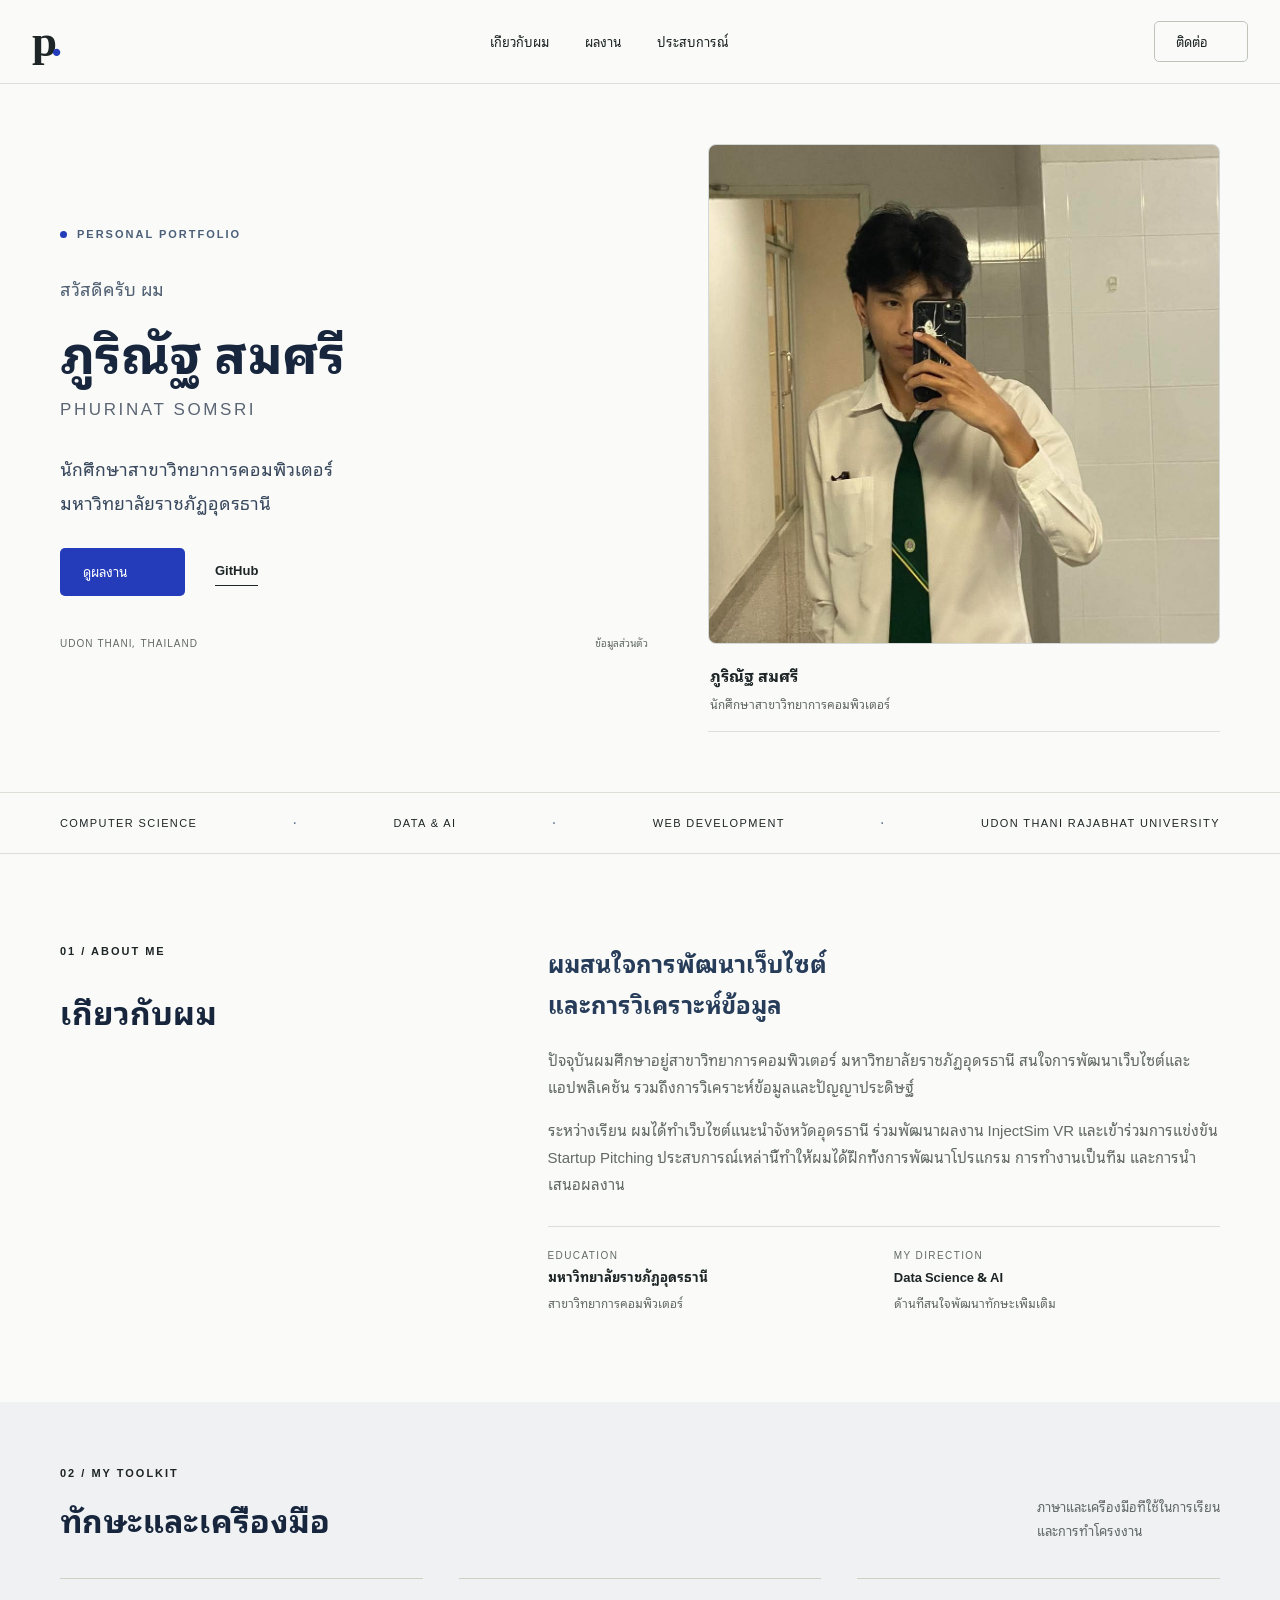
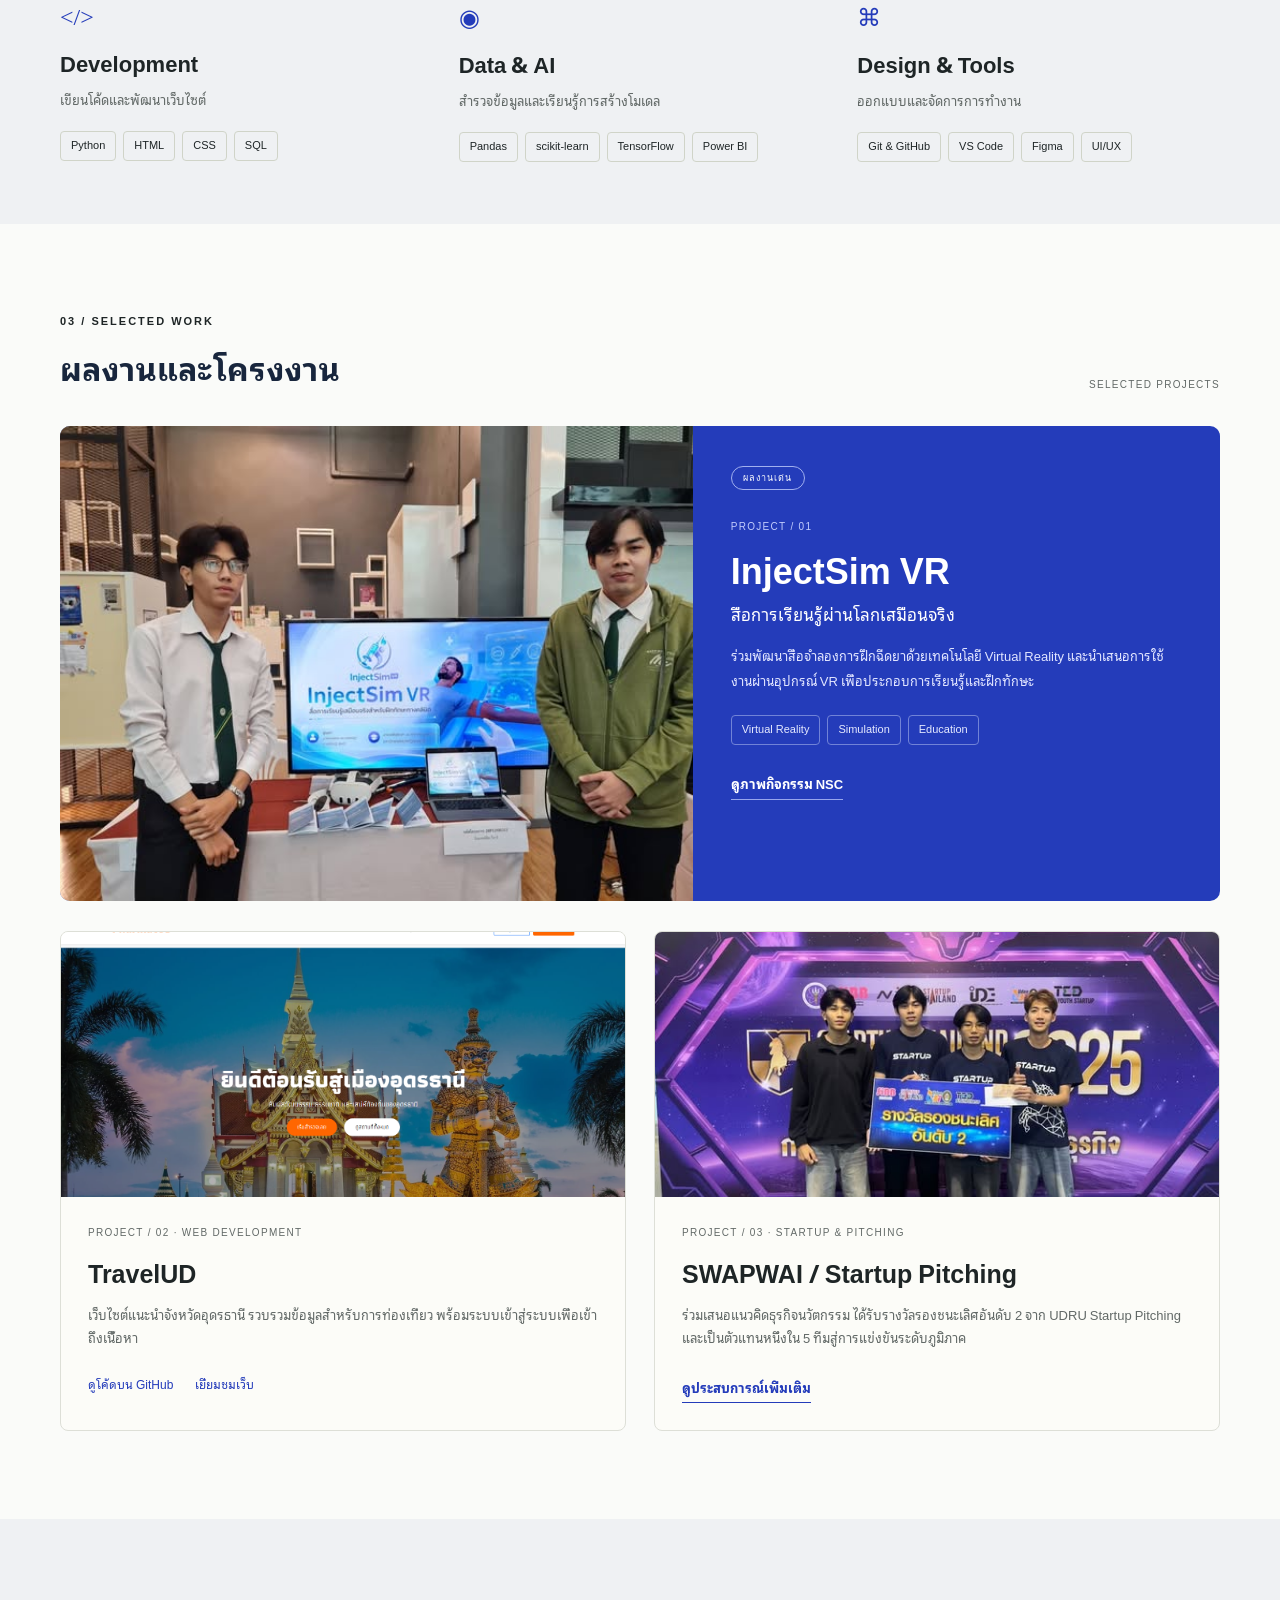
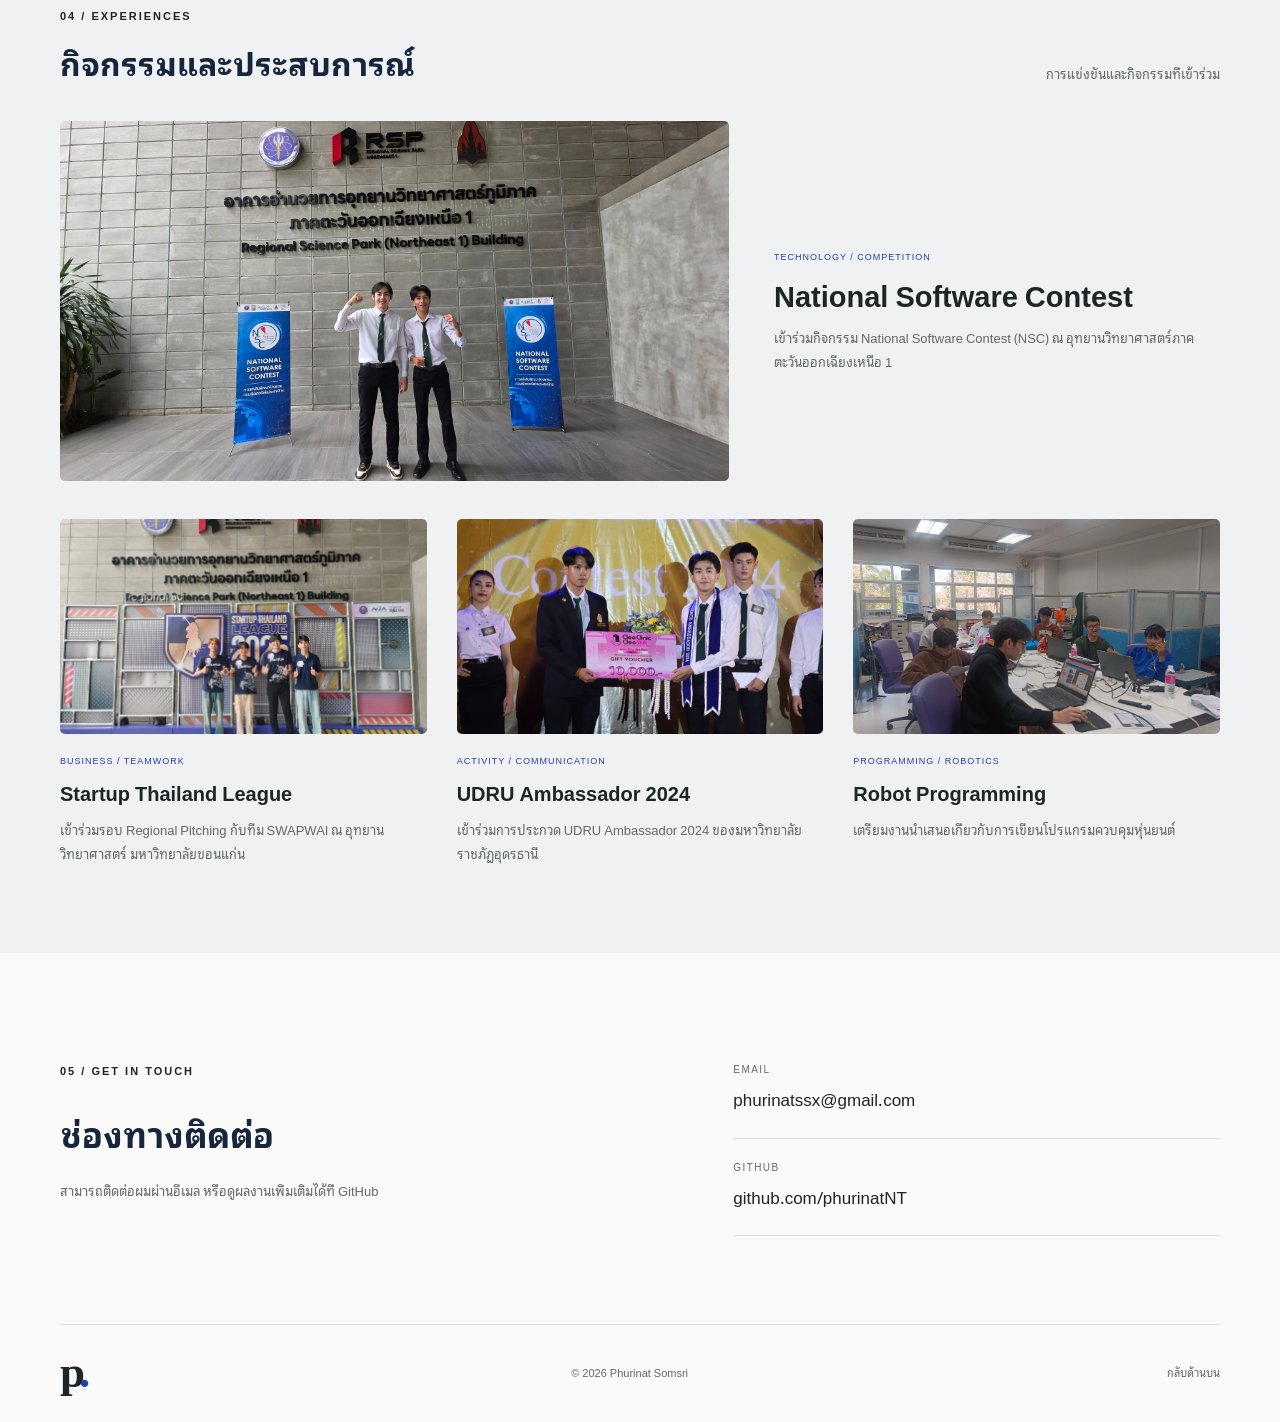
<file: index.html>
<!DOCTYPE html>
<html lang="th">
<head>
<meta charset="UTF-8"><meta name="viewport" content="width=device-width, initial-scale=1">
<meta name="description" content="รู้จัก ภูริณัฐ สมศรี นักศึกษาวิทยาการคอมพิวเตอร์ มหาวิทยาลัยราชภัฏอุดรธานี ผ่านผลงาน InjectSim VR, TravelUD และเส้นทางการเรียนรู้ด้าน Data Science">
<meta name="theme-color" content="#243cba"><title>Phurinat Somsri — Personal Portfolio</title>
<link rel="stylesheet" href="style.css">
</head>
<body>
<a class="skip" href="#main">ข้ามไปยังเนื้อหา</a>
<header class="header"><div class="nav-wrap"><a class="logo" href="#home" aria-label="Phurinat หน้าหลัก">p<span>.</span></a><nav aria-label="เมนูหลัก"><a href="#about">เกี่ยวกับผม</a><a href="#projects">ผลงาน</a><a href="#journey">ประสบการณ์</a></nav><a class="nav-contact" href="#contact">ติดต่อ <span></span></a></div></header>
<main id="main">
<section class="hero wrap" id="home">
<div class="hero-copy"><div class="eyebrow"><span class="dot"></span> PERSONAL PORTFOLIO</div><p class="greeting">สวัสดีครับ ผม</p><h1>ภูริณัฐ สมศรี</h1><p class="thai-name">PHURINAT SOMSRI</p><p class="hero-intro">นักศึกษาสาขาวิทยาการคอมพิวเตอร์<br>มหาวิทยาลัยราชภัฏอุดรธานี</p><div class="actions"><a class="button primary" href="#projects">ดูผลงาน <span></span></a><a class="text-link" href="https://github.com/phurinatNT" target="_blank" rel="noopener noreferrer">GitHub </a></div><div class="hero-foot"><span>UDON THANI, THAILAND</span><a href="#about">ข้อมูลส่วนตัว </a></div></div>
<div class="hero-visual"><div class="portrait-frame"><img src="profile-student.jpg" alt="ภูริณัฐ สมศรี ในชุดนักศึกษา" fetchpriority="high"></div><div class="portrait-caption"><strong>ภูริณัฐ สมศรี</strong><span>นักศึกษาสาขาวิทยาการคอมพิวเตอร์</span></div></div>
</section>
<div class="interest-strip"><div class="wrap"><span>COMPUTER SCIENCE</span><i aria-hidden="true">·</i><span>DATA & AI</span><i aria-hidden="true">·</i><span>WEB DEVELOPMENT</span><i aria-hidden="true">·</i><span>UDON THANI RAJABHAT UNIVERSITY</span></div></div>
<section class="wrap section about" id="about"><div><p class="eyebrow">01 / ABOUT ME</p><h2>เกี่ยวกับผม</h2></div><div class="about-content"><p class="lead">ผมสนใจการพัฒนาเว็บไซต์<br>และการวิเคราะห์ข้อมูล</p><p>ปัจจุบันผมศึกษาอยู่สาขาวิทยาการคอมพิวเตอร์ มหาวิทยาลัยราชภัฏอุดรธานี สนใจการพัฒนาเว็บไซต์และแอปพลิเคชัน รวมถึงการวิเคราะห์ข้อมูลและปัญญาประดิษฐ์</p><p>ระหว่างเรียน ผมได้ทำเว็บไซต์แนะนำจังหวัดอุดรธานี ร่วมพัฒนาผลงาน InjectSim VR และเข้าร่วมการแข่งขัน Startup Pitching ประสบการณ์เหล่านี้ทำให้ผมได้ฝึกทั้งการพัฒนาโปรแกรม การทำงานเป็นทีม และการนำเสนอผลงาน</p><div class="about-details"><div><small>EDUCATION</small><strong>มหาวิทยาลัยราชภัฏอุดรธานี</strong><span>สาขาวิทยาการคอมพิวเตอร์</span></div><div><small>MY DIRECTION</small><strong>Data Science & AI</strong><span>ด้านที่สนใจพัฒนาทักษะเพิ่มเติม</span></div></div></div></section>
<section class="skills-section"><div class="wrap"><div class="section-top"><div><p class="eyebrow">02 / MY TOOLKIT</p><h2>ทักษะและเครื่องมือ</h2></div><p class="muted">ภาษาและเครื่องมือที่ใช้ในการเรียน<br>และการทำโครงงาน</p></div><div class="skill-grid"><article><span class="skill-icon">&lt;/&gt;</span><h3>Development</h3><p>เขียนโค้ดและพัฒนาเว็บไซต์</p><div class="tags"><span>Python</span><span>HTML</span><span>CSS</span><span>SQL</span></div></article><article><span class="skill-icon">◉</span><h3>Data & AI</h3><p>สำรวจข้อมูลและเรียนรู้การสร้างโมเดล</p><div class="tags"><span>Pandas</span><span>scikit-learn</span><span>TensorFlow</span><span>Power BI</span></div></article><article><span class="skill-icon">⌘</span><h3>Design & Tools</h3><p>ออกแบบและจัดการการทำงาน</p><div class="tags"><span>Git & GitHub</span><span>VS Code</span><span>Figma</span><span>UI/UX</span></div></article></div></div></section>
<section class="wrap section" id="projects"><div class="section-top"><div><p class="eyebrow">03 / SELECTED WORK</p><h2>ผลงานและโครงงาน</h2></div><span class="section-aside">SELECTED PROJECTS</span></div>
<article class="featured"><div class="featured-image"><button class="image-button" data-image="injectsim-vr.jpg" data-caption="การนำเสนอผลงาน InjectSim VR" aria-label="ดูภาพการนำเสนอ InjectSim VR ขนาดเต็ม"><img src="injectsim-vr.jpg" alt="การนำเสนอ InjectSim VR พร้อมจอแสดงผลงานและอุปกรณ์ VR" loading="lazy"><span class="image-zoom">ดูภาพเต็ม </span></button></div><div class="featured-copy"><span class="pill">ผลงานเด่น</span><p class="project-index">PROJECT / 01</p><h3>InjectSim VR</h3><p class="project-subtitle">สื่อการเรียนรู้ผ่านโลกเสมือนจริง</p><p>ร่วมพัฒนาสื่อจำลองการฝึกฉีดยาด้วยเทคโนโลยี Virtual Reality และนำเสนอการใช้งานผ่านอุปกรณ์ VR เพื่อประกอบการเรียนรู้และฝึกทักษะ</p><div class="tags"><span>Virtual Reality</span><span>Simulation</span><span>Education</span></div><button class="text-link light-link" data-image="nsc-event.jpg" data-caption="บรรยากาศกิจกรรม National Software Contest ณ อุทยานวิทยาศาสตร์ภาคตะวันออกเฉียงเหนือ 1">ดูภาพกิจกรรม NSC <span></span></button></div></article>
<div class="project-grid"><article class="project-card"><a class="project-image" href="https://hosting.udru.ac.th/~cs67040249104/project/pages/index.php" target="_blank" rel="noopener noreferrer"><img src="Ud.png" alt="ภาพประกอบผลงานเว็บไซต์แนะนำจังหวัดอุดรธานี" loading="lazy"><span class="image-zoom">เปิดเว็บไซต์ </span></a><div class="project-body"><p class="project-index">PROJECT / 02 · WEB DEVELOPMENT</p><h3>TravelUD</h3><p>เว็บไซต์แนะนำจังหวัดอุดรธานี รวบรวมข้อมูลสำหรับการท่องเที่ยว พร้อมระบบเข้าสู่ระบบเพื่อเข้าถึงเนื้อหา</p><div class="project-links"><a href="https://github.com/phurinatNT/projecttravel" target="_blank" rel="noopener noreferrer">ดูโค้ดบน GitHub </a><a href="https://hosting.udru.ac.th/~cs67040249104/project/pages/index.php" target="_blank" rel="noopener noreferrer">เยี่ยมชมเว็บ </a></div></div></article><article class="project-card"><button class="image-button project-image" data-image="profile.png" data-caption="การแข่งขัน UDRU Startup Pitching"><img src="profile.png" alt="ภาพการแข่งขัน UDRU Startup Pitching" loading="lazy"><span class="image-zoom">ดูภาพเต็ม </span></button><div class="project-body"><p class="project-index">PROJECT / 03 · STARTUP & PITCHING</p><h3>SWAPWAI / Startup Pitching</h3><p>ร่วมเสนอแนวคิดธุรกิจนวัตกรรม ได้รับรางวัลรองชนะเลิศอันดับ 2 จาก UDRU Startup Pitching และเป็นตัวแทนหนึ่งใน 5 ทีมสู่การแข่งขันระดับภูมิภาค</p><a class="text-link" href="#journey">ดูประสบการณ์เพิ่มเติม </a></div></article></div></section>
<section class="experience-section" id="journey"><div class="wrap section"><div class="section-top"><div><p class="eyebrow">04 / EXPERIENCES</p><h2>กิจกรรมและประสบการณ์</h2></div><p class="muted">การแข่งขันและกิจกรรมที่เข้าร่วม</p></div><div class="experience-grid"><article class="event wide"><button class="image-button" data-image="nsc-event.jpg" data-caption="National Software Contest — อุทยานวิทยาศาสตร์ภาคตะวันออกเฉียงเหนือ 1"><img src="nsc-event.jpg" alt="ภาพร่วมกิจกรรม NSC หน้าอาคารอุทยานวิทยาศาสตร์ภาคตะวันออกเฉียงเหนือ 1" loading="lazy"><span class="image-zoom">ดูภาพเต็ม </span></button><div><span class="event-type">TECHNOLOGY / COMPETITION</span><h3>National Software Contest</h3><p>เข้าร่วมกิจกรรม National Software Contest (NSC) ณ อุทยานวิทยาศาสตร์ภาคตะวันออกเฉียงเหนือ 1</p></div></article><article class="event"><button class="image-button" data-image="St.png" data-caption="Startup Thailand League — Regional Pitching"><img src="St.png" alt="ทีม SWAPWAI ร่วม Startup Thailand League" loading="lazy"><span class="image-zoom">ดูภาพเต็ม </span></button><div><span class="event-type">BUSINESS / TEAMWORK</span><h3>Startup Thailand League</h3><p>เข้าร่วมรอบ Regional Pitching กับทีม SWAPWAI ณ อุทยานวิทยาศาสตร์ มหาวิทยาลัยขอนแก่น</p></div></article><article class="event"><button class="image-button" data-image="Am2.png" data-caption="กิจกรรม UDRU Ambassador 2024"><img src="Am2.png" alt="กิจกรรม UDRU Ambassador 2024" loading="lazy"><span class="image-zoom">ดูภาพเต็ม </span></button><div><span class="event-type">ACTIVITY / COMMUNICATION</span><h3>UDRU Ambassador 2024</h3><p>เข้าร่วมการประกวด UDRU Ambassador 2024 ของมหาวิทยาลัยราชภัฏอุดรธานี</p></div></article><article class="event"><button class="image-button" data-image="Rb.png" data-caption="เตรียมนำเสนอการเขียนโปรแกรมควบคุม Robot"><img src="Rb.png" alt="การเตรียมนำเสนองานเขียนโปรแกรมควบคุมหุ่นยนต์" loading="lazy"><span class="image-zoom">ดูภาพเต็ม </span></button><div><span class="event-type">PROGRAMMING / ROBOTICS</span><h3>Robot Programming</h3><p>เตรียมงานนำเสนอเกี่ยวกับการเขียนโปรแกรมควบคุมหุ่นยนต์</p></div></article></div></div></section>
<section class="wrap section contact" id="contact"><div><p class="eyebrow">05 / GET IN TOUCH</p><h2>ช่องทางติดต่อ</h2><p>สามารถติดต่อผมผ่านอีเมล หรือดูผลงานเพิ่มเติมได้ที่ GitHub</p></div><div class="contact-links"><a href="mailto:phurinatssx@gmail.com"><small>EMAIL</small><span>phurinatssx@gmail.com </span></a><a href="https://github.com/phurinatNT" target="_blank" rel="noopener noreferrer"><small>GITHUB</small><span>github.com/phurinatNT </span></a></div></section>
</main><footer class="wrap footer"><a class="logo" href="#home">p<span>.</span></a><p>© <span id="year">2026</span> Phurinat Somsri</p><a href="#home">กลับด้านบน </a></footer>
<dialog id="gallery" aria-labelledby="gallery-caption"><button class="close-gallery" aria-label="ปิดภาพ">ปิด ×</button><img id="gallery-image" alt=""><p id="gallery-caption"></p></dialog>
<script src="script.js"></script>
</body></html>
</file>
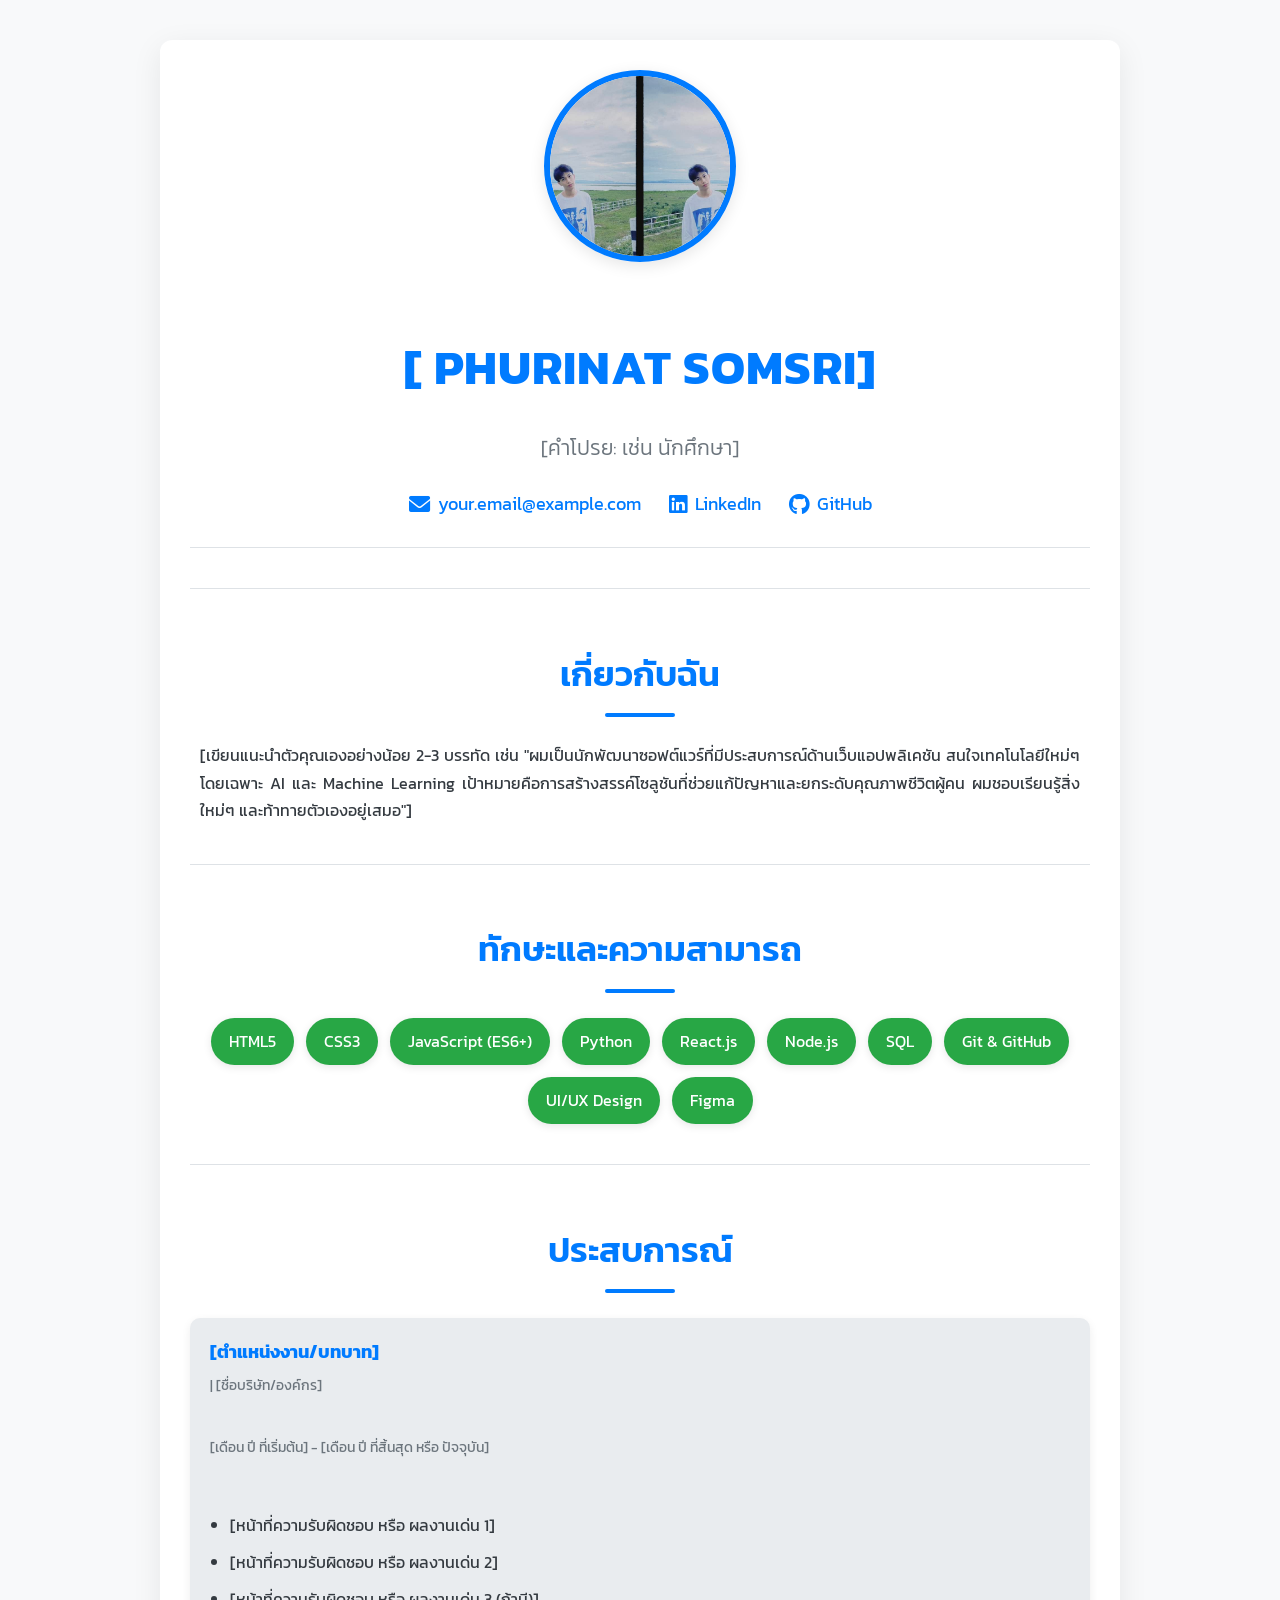
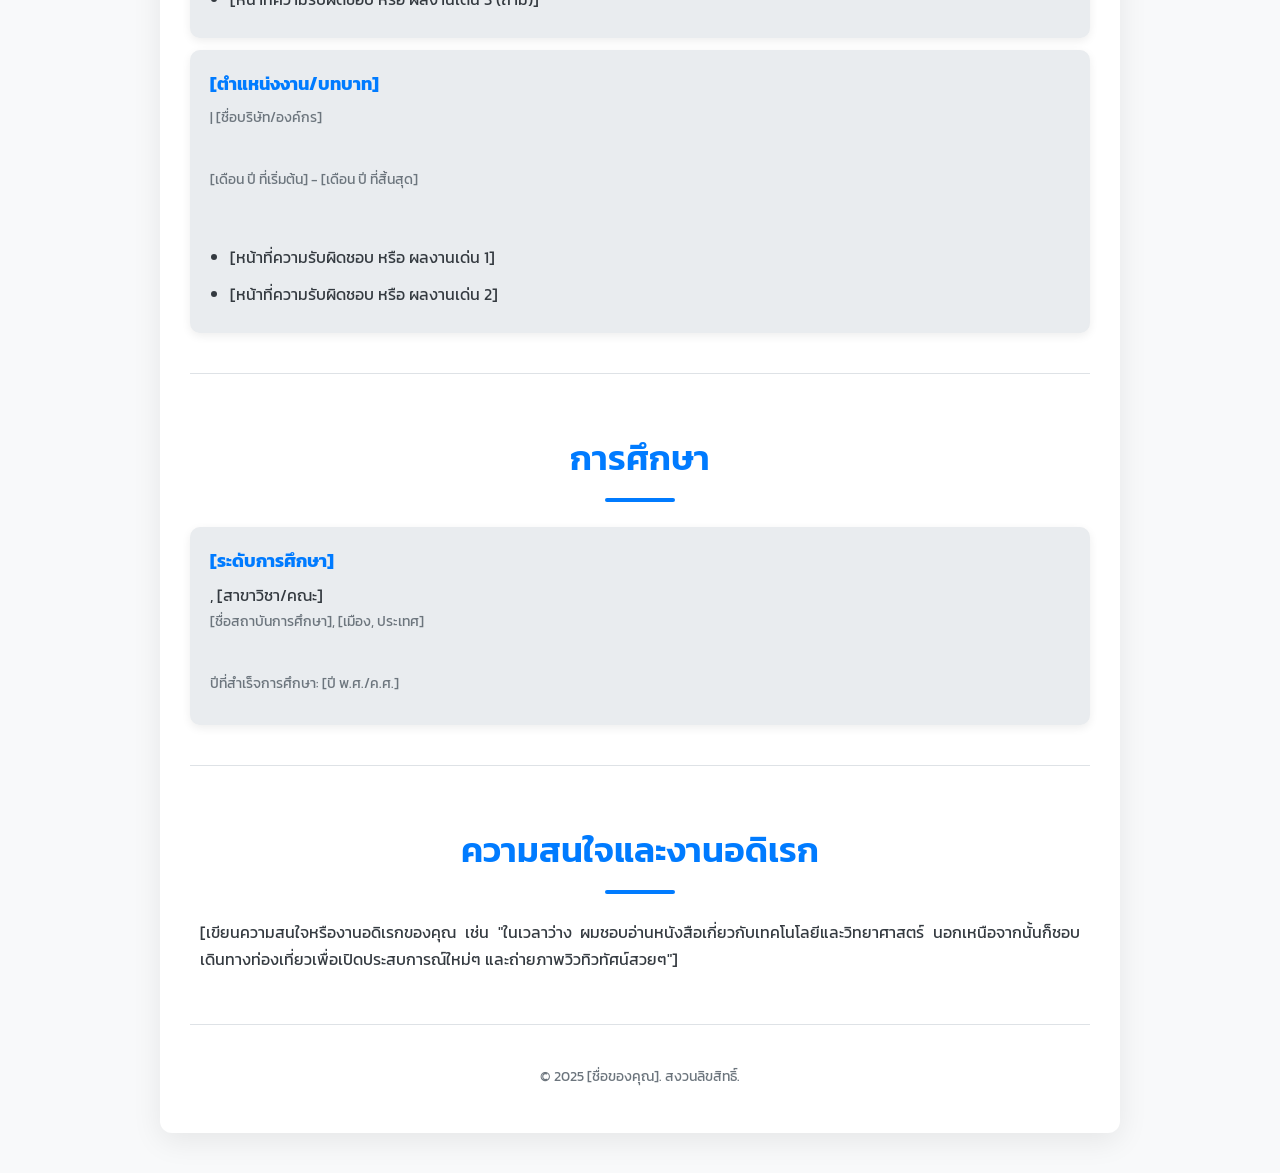
<file: index2.html>
<!DOCTYPE html>
<html lang="th">
<head>
    <meta charset="UTF-8">
    <meta name="viewport" content="width=device-width, initial-scale=1.0">
    <title>โปรไฟล์ของฉัน</title>
    <link href="https://fonts.googleapis.com/css2?family=Kanit:wght@300;400;600;700&display=swap" rel="stylesheet">
    <link rel="stylesheet" href="https://cdnjs.cloudflare.com/ajax/libs/font-awesome/6.0.0-beta3/css/all.min.css"> <style>
        /* CSS สำหรับหน้าโปรไฟล์ */
        :root {
            --primary-color: #007bff; /* สีหลัก (น้ำเงิน) */
            --secondary-color: #6c757d; /* สีรอง (เทา) */
            --accent-color: #28a745; /* สีเน้น (เขียว) */
            --background-light: #f8f9fa; /* สีพื้นหลังอ่อน */
            --background-dark: #e9ecef; /* สีพื้นหลังเข้มขึ้นเล็กน้อย */
            --text-color: #343a40; /* สีข้อความหลัก */
            --border-color: #dee2e6; /* สีเส้นขอบ */
            --card-background: #ffffff; /* สีพื้นหลังกล่องข้อมูล */
        }

        body {
            font-family: 'Kanit', sans-serif;
            margin: 0;
            padding: 0;
            background-color: var(--background-light);
            color: var(--text-color);
            line-height: 1.7;
            display: flex;
            justify-content: center;
            align-items: flex-start; /* จัดให้อยู่ด้านบนสุด */
            min-height: 100vh;
        }

        .container {
            max-width: 900px;
            width: 95%; /* ใช้พื้นที่ 95% ของความกว้างหน้าจอ */
            margin: 40px auto; /* เพิ่ม margin บนล่าง */
            padding: 30px;
            background-color: var(--card-background);
            border-radius: 12px;
            box-shadow: 0 8px 30px rgba(0, 0, 0, 0.08); /* เงาที่ชัดขึ้น */
            overflow: hidden; /* ป้องกันเนื้อหาล้น */
        }

        .profile-header {
            text-align: center;
            padding-bottom: 25px;
            border-bottom: 1px solid var(--border-color);
            margin-bottom: 30px;
        }

        .profile-picture {
            width: 180px; /* ขยายขนาดรูป */
            height: 180px;
            border-radius: 50%;
            object-fit: cover;
            border: 6px solid var(--primary-color); /* ขอบรูปที่หนาขึ้น */
            box-shadow: 0 4px 15px rgba(0, 0, 0, 0.1);
            margin-bottom: 25px;
            transition: transform 0.3s ease-in-out; /* เพิ่ม animation */
        }

        .profile-picture:hover {
            transform: scale(1.05); /* รูปขยายขึ้นเมื่อเมาส์ชี้ */
        }

        .profile-header h1 {
            color: var(--primary-color);
            margin-bottom: 8px;
            font-size: 3em; /* ขนาดชื่อที่ใหญ่ขึ้น */
            font-weight: 700; /* ตัวหนาขึ้น */
            letter-spacing: 1px;
        }

        .profile-header p.tagline {
            font-size: 1.3em;
            color: var(--secondary-color);
            margin-bottom: 25px;
            font-weight: 300;
        }

        .contact-info {
            margin-top: 25px;
            font-size: 1.1em;
        }

        .contact-info a {
            color: var(--primary-color);
            text-decoration: none;
            margin: 0 12px;
            transition: color 0.2s ease-in-out;
            display: inline-flex; /* จัดให้อยู่ในบรรทัดเดียวกันกับไอคอน */
            align-items: center;
        }

        .contact-info a:hover {
            color: var(--accent-color); /* เปลี่ยนสีเมื่อ hover */
            text-decoration: none; /* ไม่ต้องมีขีดเส้นใต้ */
        }

        .contact-info a i {
            margin-right: 8px; /* ระยะห่างระหว่างไอคอนกับข้อความ */
            font-size: 1.2em;
        }

        .section {
            text-align: left;
            margin-top: 40px;
            padding-top: 25px;
            border-top: 1px solid var(--border-color);
        }

        .section h2 {
            color: var(--primary-color);
            margin-bottom: 25px;
            font-size: 2.2em;
            font-weight: 600;
            text-align: center;
            position: relative;
        }

        /* เส้นใต้หัวข้อแบบสวยงาม */
        .section h2::after {
            content: '';
            display: block;
            width: 70px;
            height: 4px;
            background-color: var(--primary-color);
            margin: 10px auto 0;
            border-radius: 2px;
        }

        .section p {
            margin-bottom: 15px;
            text-align: justify; /* จัดข้อความให้เท่ากันทั้งสองฝั่ง */
            padding: 0 10px; /* เพิ่ม padding ด้านข้างเล็กน้อย */
        }

        .section ul {
            list-style: none;
            padding: 0;
        }

        .section ul li {
            background-color: var(--background-dark); /* สีพื้นหลังของแต่ละรายการ */
            margin-bottom: 12px;
            padding: 20px;
            border-radius: 10px;
            box-shadow: 0 3px 10px rgba(0, 0, 0, 0.07);
            transition: transform 0.2s ease-in-out;
        }

        .section ul li:hover {
            transform: translateY(-5px); /* เลื่อนขึ้นเล็กน้อยเมื่อเมาส์ชี้ */
        }

        .section ul li strong {
            color: var(--primary-color);
            font-size: 1.1em;
            display: block;
            margin-bottom: 5px;
        }

        .section ul li span.meta {
            font-size: 0.9em;
            color: var(--secondary-color);
            display: block;
            margin-bottom: 10px;
        }

        .section ul li ul { /* สำหรับรายละเอียดงาน */
            list-style: disc; /* bullet points */
            margin-top: 10px;
            margin-left: 20px;
            color: var(--text-color);
        }

        .section ul li ul li {
            background-color: transparent; /* ไม่ต้องมีพื้นหลังซ้ำ */
            box-shadow: none;
            padding: 5px 0;
            margin-bottom: 0;
        }


        .skills-grid {
            display: flex;
            flex-wrap: wrap;
            justify-content: center;
            gap: 12px; /* ลดระยะห่าง */
            margin-top: 20px;
            padding: 0 10px;
        }

        .skill-item {
            background-color: var(--accent-color); /* ใช้สีเน้น */
            color: white;
            padding: 10px 18px;
            border-radius: 25px; /* ทำให้มนขึ้น */
            font-size: 1em;
            box-shadow: 0 2px 8px rgba(0, 0, 0, 0.1);
            transition: background-color 0.2s ease-in-out, transform 0.2s ease-in-out;
            font-weight: 400;
        }

        .skill-item:hover {
            background-color: #218838; /* สีเข้มขึ้นเมื่อ hover */
            transform: translateY(-3px);
        }

        .footer {
            text-align: center;
            margin-top: 50px;
            padding-top: 25px;
            border-top: 1px solid var(--border-color);
            color: var(--secondary-color);
            font-size: 0.9em;
        }

        /* Responsive Design */
        @media (max-width: 768px) {
            .container {
                margin: 20px auto;
                padding: 20px;
            }

            .profile-header h1 {
                font-size: 2.2em;
            }

            .profile-header p.tagline {
                font-size: 1em;
            }

            .profile-picture {
                width: 120px;
                height: 120px;
            }

            .section h2 {
                font-size: 1.8em;
            }

            .contact-info a {
                margin: 0 8px;
                font-size: 0.9em;
            }

            .skill-item {
                padding: 8px 15px;
                font-size: 0.85em;
            }
        }
    </style>
</head>
<body>
    <div class="container">
        <header class="profile-header">
            <img src="pnt.jpg" alt="รูปโปรไฟล์" class="profile-picture">
            
            <h1>[ PHURINAT SOMSRI]</h1>
            
            <p class="tagline">[คำโปรย: เช่น นักศึกษา]</p>

            <div class="contact-info">
                <a href="mailto:your.email@example.com"><i class="fas fa-envelope"></i> your.email@example.com</a>
                <a href="https://linkedin.com/in/yourprofile" target="_blank"><i class="fab fa-linkedin"></i> LinkedIn</a>
                <a href="https://github.com/yourusername" target="_blank"><i class="fab fa-github"></i> GitHub</a>
                </div>
        </header>

        <section class="section about-me">
            <h2>เกี่ยวกับฉัน</h2>
            <p>
                [เขียนแนะนำตัวคุณเองอย่างน้อย 2-3 บรรทัด เช่น "ผมเป็นนักพัฒนาซอฟต์แวร์ที่มีประสบการณ์ด้านเว็บแอปพลิเคชัน สนใจเทคโนโลยีใหม่ๆ โดยเฉพาะ AI และ Machine Learning เป้าหมายคือการสร้างสรรค์โซลูชันที่ช่วยแก้ปัญหาและยกระดับคุณภาพชีวิตผู้คน ผมชอบเรียนรู้สิ่งใหม่ๆ และท้าทายตัวเองอยู่เสมอ"]
            </p>
        </section>

        <section class="section skills">
            <h2>ทักษะและความสามารถ</h2>
            <div class="skills-grid">
                <span class="skill-item">HTML5</span>
                <span class="skill-item">CSS3</span>
                <span class="skill-item">JavaScript (ES6+)</span>
                <span class="skill-item">Python</span>
                <span class="skill-item">React.js</span>
                <span class="skill-item">Node.js</span>
                <span class="skill-item">SQL</span>
                <span class="skill-item">Git & GitHub</span>
                <span class="skill-item">UI/UX Design</span>
                <span class="skill-item">Figma</span>
                </div>
        </section>

        <section class="section experience">
            <h2>ประสบการณ์</h2>
            <ul>
                <li>
                    <strong>[ตำแหน่งงาน/บทบาท]</strong> <span class="meta">| [ชื่อบริษัท/องค์กร]</span> <br>
                    <span class="meta">[เดือน ปี ที่เริ่มต้น] - [เดือน ปี ที่สิ้นสุด หรือ ปัจจุบัน]</span><br>
                    <ul>
                        <li>[หน้าที่ความรับผิดชอบ หรือ ผลงานเด่น 1]</li>
                        <li>[หน้าที่ความรับผิดชอบ หรือ ผลงานเด่น 2]</li>
                        <li>[หน้าที่ความรับผิดชอบ หรือ ผลงานเด่น 3 (ถ้ามี)]</li>
                    </ul>
                </li>
                <li>
                    <strong>[ตำแหน่งงาน/บทบาท]</strong> <span class="meta">| [ชื่อบริษัท/องค์กร]</span> <br>
                    <span class="meta">[เดือน ปี ที่เริ่มต้น] - [เดือน ปี ที่สิ้นสุด]</span><br>
                    <ul>
                        <li>[หน้าที่ความรับผิดชอบ หรือ ผลงานเด่น 1]</li>
                        <li>[หน้าที่ความรับผิดชอบ หรือ ผลงานเด่น 2]</li>
                    </ul>
                </li>
            </ul>
        </section>

        <section class="section education">
            <h2>การศึกษา</h2>
            <ul>
                <li>
                    <strong>[ระดับการศึกษา]</strong>, [สาขาวิชา/คณะ]<br>
                    <span class="meta">[ชื่อสถาบันการศึกษา], [เมือง, ประเทศ]</span><br>
                    <span class="meta">ปีที่สำเร็จการศึกษา: [ปี พ.ศ./ค.ศ.]</span>
                </li>
                </ul>
        </section>

        <section class="section interests">
            <h2>ความสนใจและงานอดิเรก</h2>
            <p>
                [เขียนความสนใจหรืองานอดิเรกของคุณ เช่น "ในเวลาว่าง ผมชอบอ่านหนังสือเกี่ยวกับเทคโนโลยีและวิทยาศาสตร์ นอกเหนือจากนั้นก็ชอบเดินทางท่องเที่ยวเพื่อเปิดประสบการณ์ใหม่ๆ และถ่ายภาพวิวทิวทัศน์สวยๆ"]
            </p>
        </section>

        <footer class="footer">
            <p>&copy; 2025 [ชื่อของคุณ]. สงวนลิขสิทธิ์.</p>
        </footer>
    </div>
</body>
</html>
</file>
<file: style.css>
@font-face{font-family:ProfileThai;src:url('NotoLoopedThai-Regular.ttf') format('truetype');font-style:normal;font-weight:400 500;font-display:swap}
@font-face{font-family:ProfileThai;src:url('NotoLoopedThai-Bold.ttf') format('truetype');font-style:normal;font-weight:600 800;font-display:swap}
:root{--paper:#f7f7f1;--ink:#1e2526;--muted:#626967;--blue:#243cba;--line:#dddfd7;--serif:Georgia,'Times New Roman',serif}*{box-sizing:border-box}html{scroll-behavior:smooth;scroll-padding-top:96px}body{margin:0;background:var(--paper);color:var(--ink);font-family:ProfileThai,Tahoma,Arial,sans-serif;line-height:1.8;font-size:15px}button,a{-webkit-tap-highlight-color:transparent}a{color:inherit;text-decoration:none}button{font:inherit;cursor:pointer}img{display:block;width:100%}a,button{touch-action:manipulation}a:focus-visible,button:focus-visible{outline:3px solid #d39120;outline-offset:5px}::selection{background:#dce2ff}.wrap{width:min(1160px,calc(100% - 80px));margin:auto}.header{position:sticky;top:0;background:rgba(247,247,241,.95);z-index:10;border-bottom:1px solid var(--line);backdrop-filter:blur(12px)}.nav-wrap{width:min(1280px,calc(100% - 64px));height:83px;margin:auto;display:flex;align-items:center;justify-content:space-between}.logo{font:700 45px/1 var(--serif);letter-spacing:-6px;padding-right:8px}.logo span{color:var(--blue)}nav{display:flex;gap:36px;font-size:13px}nav a:hover,nav a.active{color:var(--blue)}.nav-contact{border:1px solid #bfc4b9;border-radius:30px;padding:8px 21px;font-size:13px}.nav-contact span{margin-left:18px}.hero{display:grid;grid-template-columns:1.15fr 1fr;gap:60px;padding-top:70px;padding-bottom:70px;align-items:center}.eyebrow{font-family:Arial,sans-serif;font-weight:600;font-size:11px;letter-spacing:2px;display:flex;align-items:center;gap:10px;margin:0 0 26px}.dot{width:7px;height:7px;border-radius:50%;background:var(--blue)}.greeting{font-size:19px;margin:28px 0 3px}h1{font-family:var(--serif);font-size:clamp(70px,7.7vw,104px);font-weight:400;line-height:1.02;letter-spacing:-5px;margin:0}h1>span:not(.name-dot){color:var(--blue);font-style:italic}.name-dot{color:var(--blue)}.thai-name{font-size:23px;margin:23px 0 10px}.hero-intro{color:var(--muted);margin:0;line-height:1.9}.actions{display:flex;gap:30px;align-items:center;margin-top:29px}.button{padding:12px 23px;display:inline-flex;gap:35px;border-radius:5px;font-size:13px}.primary{background:var(--blue);color:white}.primary:hover{background:#182c94}.text-link{font-size:13px;font-weight:600;display:inline-block;border-bottom:1px solid currentColor;padding-bottom:3px}.hero-foot{margin-top:46px;display:flex;justify-content:space-between;gap:10px;font-size:10px;letter-spacing:1px;color:var(--muted)}.hero-foot a{letter-spacing:0}.hero-visual{position:relative;padding:0 0 18px 18px}.portrait-frame{height:510px;overflow:hidden;border-radius:150px 150px 9px 9px;background:#dee5df}.portrait-frame img{width:210%;max-width:none;height:100%;object-fit:cover;object-position:left center}.photo-label{position:absolute;left:0;top:50%;writing-mode:vertical-rl;transform:rotate(180deg);font:10px Arial;letter-spacing:2px}.photo-note{position:absolute;bottom:-4px;right:-15px;background:#e5edba;padding:20px 24px;display:flex;align-items:center;gap:16px;transform:rotate(-5deg);font-size:15px;line-height:1.5;border:1px solid #d5dda8;box-shadow:0 6px 18px #1526200b}.note-symbol{font-size:42px;color:var(--blue);line-height:1}.photo-note strong{font-weight:500}.interest-strip{border-top:1px solid var(--line);border-bottom:1px solid var(--line)}.interest-strip .wrap{display:flex;justify-content:space-between;gap:20px;align-items:center;padding-top:21px;padding-bottom:21px;font:11px Arial;letter-spacing:1.4px}.interest-strip i{font-size:22px;font-style:normal;color:var(--blue)}.section{padding-top:88px;padding-bottom:88px}.about{display:grid;grid-template-columns:1fr 1.65fr;gap:80px}h2{font-size:36px;line-height:1.45;letter-spacing:-1px;font-weight:500;margin:0}.blue{color:var(--blue)}.lead{font-size:25px;line-height:1.7;margin:0 0 22px}.about-content>p:not(.lead){color:var(--muted);margin:0 0 16px}.about-details{border-top:1px solid var(--line);padding-top:23px;margin-top:29px;display:grid;grid-template-columns:1fr 1fr;gap:20px}.about-details div{display:grid;gap:4px}small{font:10px Arial;letter-spacing:1.4px;color:var(--muted)}.about-details strong{font-size:13px;font-weight:500}.about-details span{font-size:12px;color:var(--muted)}.skills-section{background:#eeefe7;padding:62px 0}.section-top{display:flex;align-items:flex-end;justify-content:space-between;gap:25px;margin-bottom:36px}.section-top .eyebrow{margin-bottom:12px}.muted{color:var(--muted);font-size:13px;margin:0}.skill-grid{display:grid;grid-template-columns:repeat(3,1fr);gap:36px}.skill-grid article{border-top:1px solid #cdd1c3;padding-top:25px}.skill-icon{font:24px Georgia;color:var(--blue)}h3{font-size:22px;line-height:1.4;font-weight:500;margin:15px 0 10px}.skill-grid p{font-size:13px;color:var(--muted);margin:0 0 20px}.tags{display:flex;flex-wrap:wrap;gap:7px}.tags span{font:11px/1.4 Arial,sans-serif;border:1px solid #d0d4c8;border-radius:4px;padding:6px 10px}.section-aside{font:10px Arial;letter-spacing:1.3px;color:var(--muted)}.featured{display:grid;grid-template-columns:1.2fr 1fr;overflow:hidden;border-radius:10px;background:var(--blue);color:#fff}.image-button{padding:0;border:0;background:none;position:relative;display:block;width:100%;color:#fff;text-align:left}.featured-image{display:flex;background:#d7d6ce}.featured-image .image-button{height:100%;min-height:420px}.featured-image img{height:100%;object-fit:cover}.image-zoom{position:absolute;right:15px;bottom:15px;background:#ffffffed;color:#1e2526;font-size:11px;padding:6px 13px;border-radius:20px;opacity:0;transition:opacity .2s}.image-button:hover .image-zoom,.image-button:focus-visible .image-zoom,.project-image:hover .image-zoom,.project-image:focus-visible .image-zoom{opacity:1}.featured-copy{padding:35px 38px}.pill{border:1px solid #a1b0ef;border-radius:20px;padding:6px 11px;font:9px Arial;letter-spacing:1.1px}.project-index{font:10px/1.7 Arial;letter-spacing:1.3px;color:var(--muted);margin:0 0 14px}.featured .project-index{color:#c3cdfd;margin-top:30px}.featured h3{font:40px/1.1 var(--serif);margin:0 0 10px}.project-subtitle{font-size:17px;margin:0 0 15px}.featured-copy>p:not(.project-index):not(.project-subtitle){font-size:13px;color:#e1e5ff;line-height:1.9}.featured .tags{margin-top:22px}.featured .tags span{border-color:#7183d7;color:#e6eaff}.light-link{border:0;border-bottom:1px solid #97a6ec;background:none;color:#fff;margin-top:27px;padding:0 0 4px}.project-grid{display:grid;grid-template-columns:1fr 1fr;gap:28px;margin-top:30px}.project-card{border:1px solid var(--line);border-radius:8px;overflow:hidden;background:#fcfcf8}.project-image{position:relative;display:block;height:265px;overflow:hidden;background:#e6e8df}.project-image img{height:100%;object-fit:cover;transition:transform .4s}.project-image:hover img{transform:scale(1.025)}.project-body{padding:27px}.project-body h3{margin:0 0 13px;font-size:25px}.project-body>p:not(.project-index){color:var(--muted);font-size:13px;margin-bottom:23px}.project-links{display:flex;flex-wrap:wrap;gap:22px;font-size:12px;color:var(--blue)}.project-body .text-link{color:var(--blue)}.experience-section{background:#eeefe7}.experience-grid{display:grid;grid-template-columns:repeat(3,1fr);gap:30px}.event.wide{grid-column:1/-1;display:grid;grid-template-columns:1.5fr 1fr;align-items:center;gap:45px;margin-bottom:8px}.event img{height:215px;object-fit:cover;border-radius:5px}.event.wide img{height:360px}.event-type{display:block;font:9px Arial;letter-spacing:1px;color:var(--blue);margin-top:22px}.event h3{font-size:20px;margin:12px 0}.event p{color:var(--muted);font-size:13px;margin:0}.event.wide h3{font-size:29px}.contact{display:grid;grid-template-columns:1.25fr 1fr;gap:65px;align-items:center}.contact h2{font-size:39px}.contact h2 span{margin-left:13px}.contact>div>p:last-child{font-size:13px;color:var(--muted);margin-top:22px}.contact-links a{display:grid;gap:9px;border-bottom:1px solid var(--line);padding:23px 0}.contact-links a:hover{color:var(--blue)}.contact-links span{font-size:17px}.footer{border-top:1px solid var(--line);padding-top:25px;padding-bottom:27px;display:flex;justify-content:space-between;align-items:center}.footer p,.footer>a:last-child{font-size:11px;color:var(--muted)}dialog{border:0;border-radius:10px;padding:48px 20px 15px;background:var(--paper);max-width:min(1100px,94vw);max-height:94dvh;width:max-content}dialog::backdrop{background:#101826d9;backdrop-filter:blur(5px)}dialog img{max-height:75dvh;width:auto;max-width:100%;object-fit:contain;margin:auto}dialog p{font-size:13px;text-align:center;margin-bottom:3px}.close-gallery{position:absolute;right:14px;top:10px;background:none;border:0;color:var(--ink);font-size:13px}.skip{position:fixed;left:10px;top:-80px;background:var(--blue);color:white;padding:10px;z-index:100}.skip:focus{top:10px}body.modal-open{overflow:hidden}
@media(min-width:1400px){.hero{gap:90px}}@media(max-width:1000px){.wrap{width:calc(100% - 48px)}.hero{gap:32px}.portrait-frame{height:470px}.hero-foot{font-size:9px;letter-spacing:0}.featured-copy{padding:30px 25px}.featured h3{font-size:34px}.about{gap:40px}.featured-image .image-button{min-height:430px}.event.wide{gap:28px}.contact{gap:30px}.contact-links span{font-size:15px}}@media(max-width:700px){html{scroll-padding-top:80px}.wrap{width:calc(100% - 40px)}.nav-wrap{width:calc(100% - 36px);height:68px}.logo{font-size:38px}nav{gap:15px;font-size:11px}.nav-contact{font-size:11px;padding:6px 12px}.nav-contact span{margin-left:4px}.hero{grid-template-columns:1fr;padding-top:40px;padding-bottom:45px;gap:35px}.hero .eyebrow{margin-bottom:20px}.greeting{margin-top:0;font-size:17px}h1{font-size:79px;letter-spacing:-4px}.thai-name{font-size:21px;margin-top:18px}.hero-intro{font-size:14px}.hero-foot{margin-top:30px}.hero-visual{max-width:440px;width:100%;margin:auto;padding-left:15px}.portrait-frame{height:420px;border-radius:130px 130px 6px 6px}.photo-note{right:0;padding:15px 20px;font-size:13px}.interest-strip .wrap{flex-wrap:wrap;justify-content:center;gap:12px 18px;font-size:9px;letter-spacing:.8px}.interest-strip i:last-of-type{display:none}.section{padding-top:56px;padding-bottom:56px}.about{grid-template-columns:1fr;gap:27px}h2{font-size:29px}.about h2 br{display:none}.eyebrow{font-size:10px;margin-bottom:15px}.lead{font-size:21px}.about-content>p{font-size:14px}.about-details{gap:15px}.about-details strong{font-size:12px}.skills-section{padding:48px 0}.section-top{display:block;margin-bottom:25px}.section-top>.muted{margin-top:15px}.skill-grid{grid-template-columns:1fr;gap:27px}.skill-grid article{padding-top:20px}.skill-grid h3{margin-top:10px}.section-aside{display:none}.featured{grid-template-columns:1fr}.featured-image .image-button{min-height:0;height:300px}.featured-image img{object-fit:cover}.featured-copy{padding:28px}.featured .project-index{margin-top:25px}.project-grid{grid-template-columns:1fr;gap:24px;margin-top:24px}.project-image{height:235px}.project-body{padding:23px}.image-zoom{opacity:1}.experience-grid{grid-template-columns:1fr;gap:33px}.event.wide{display:block;grid-column:auto;margin:0}.event.wide img{height:auto}.event img{height:245px}.event.wide h3{font-size:24px}.event-type{margin-top:17px}.contact{grid-template-columns:1fr;gap:18px}.contact h2{font-size:31px}.contact-links span{font-size:16px}.footer{gap:12px}.footer p{font-size:10px}.footer>a:last-child{font-size:10px}dialog{padding:48px 12px 15px}dialog p{font-size:11px}}@media(prefers-reduced-motion:reduce){html{scroll-behavior:auto}*,*::before,*::after{transition:none!important}}

/* Formal profile typography and portrait */
h1{font-family:ProfileThai,Tahoma,sans-serif;font-size:clamp(38px,4.1vw,58px);font-weight:700;line-height:1.5;letter-spacing:-1px;color:#18263d;margin:6px 0 0}
.thai-name{font-family:Arial,sans-serif;font-size:17px;letter-spacing:2.6px;color:#5b6574;margin:6px 0 25px}
.greeting{font-size:18px;color:#536174}
.hero-intro{font-size:18px;line-height:1.9;color:#39485d}
h2{font-weight:700;letter-spacing:0;font-size:32px;color:#18263d}
h3{font-weight:700;letter-spacing:0}
.featured h3{font-family:ProfileThai,Arial,sans-serif;font-size:36px;font-weight:700}
.lead{font-size:24px;font-weight:700;color:#263c59}
.hero-visual{padding:0;align-self:center}
.portrait-frame{height:500px;border-radius:8px;background:#e0e2df;position:relative;border:1px solid #d3d8d8}
.portrait-frame img{width:100%;height:100%;object-fit:cover;object-position:50% 75%;transform:scale(1.45);transform-origin:50% 70%}
.portrait-caption{border-bottom:1px solid var(--line);padding:17px 2px;display:flex;flex-direction:column;gap:3px}
.portrait-caption strong{font-size:16px;font-weight:700}.portrait-caption span{font-size:12px;color:var(--muted)}
.hero{padding-top:60px;padding-bottom:60px}.hero-foot{margin-top:38px}.hero .eyebrow{color:#4b5f78}
.interest-strip i{font-size:16px;color:#697b96}.skills-section,.experience-section{background:#eff1f3}
body{background:#fafbf9}.header{background:rgba(250,251,249,.96)}
.contact h2{font-size:34px}.about-details strong{font-weight:700}
.button,.nav-contact{border-radius:5px}.photo-note{display:none}
@media(max-width:1000px){h1{font-size:43px}.hero{gap:35px}.hero-intro{font-size:16px}.portrait-frame{height:470px}}
@media(max-width:700px){h1{font-size:clamp(32px,8.8vw,46px);letter-spacing:0}.hero{padding-top:34px;padding-bottom:40px;gap:30px}.hero-intro{font-size:16px}.thai-name{font-size:14px;letter-spacing:2px;margin-bottom:22px}.hero-visual{max-width:420px;padding:0}.portrait-frame{height:460px;border-radius:7px}h2{font-size:27px}.lead{font-size:21px}.featured h3{font-size:32px}.contact h2{font-size:29px}.interest-strip .wrap{font-size:8px}.interest-strip i{font-size:12px}.about-details{grid-template-columns:1fr;gap:20px}}
</file>
